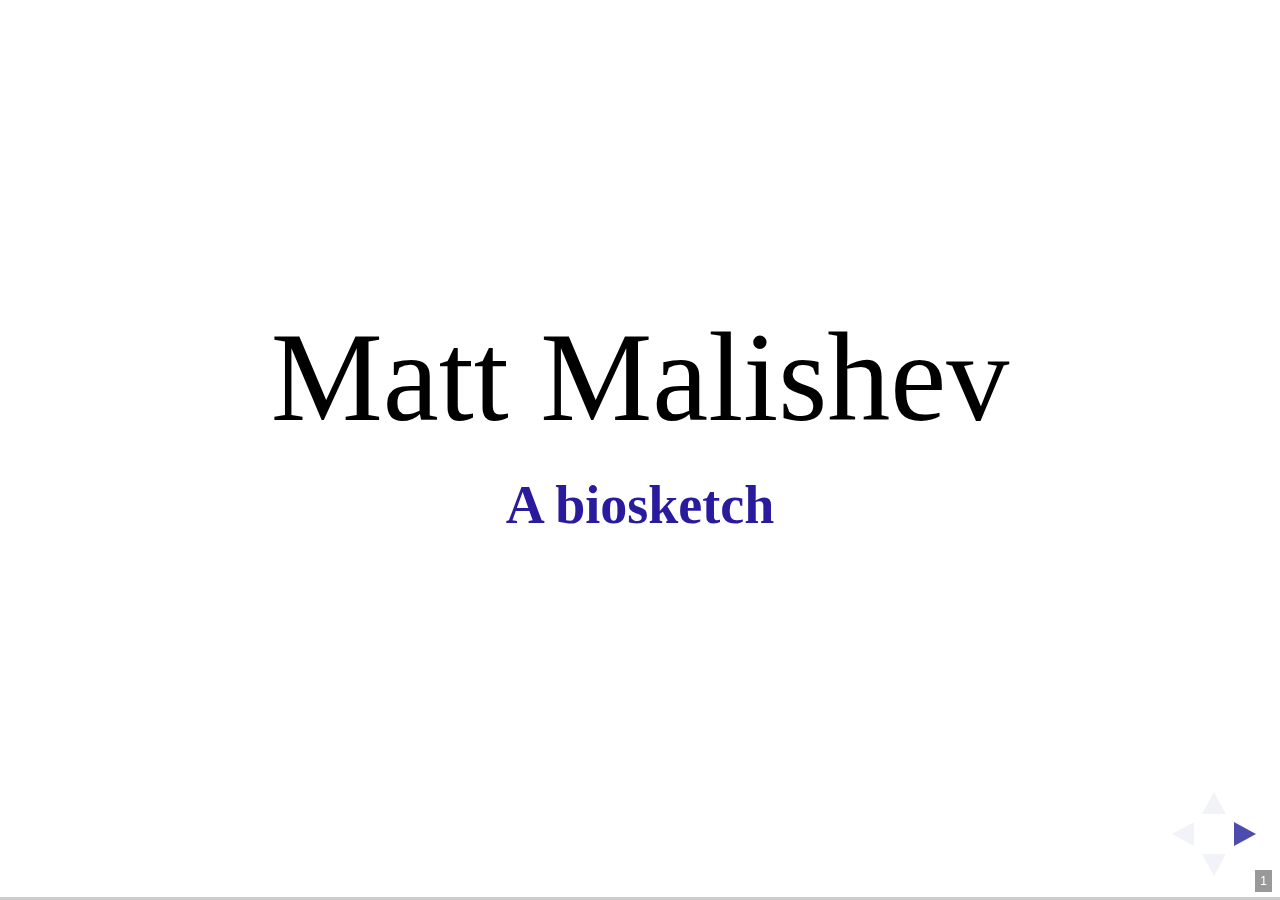
<file: index.html>
<!DOCTYPE html>
<html>
<head>
  <meta charset="utf-8">
  <meta name="generator" content="pandoc">
  <title>Matt Malishev</title>
  <meta name="apple-mobile-web-app-capable" content="yes">
  <meta name="apple-mobile-web-app-status-bar-style" content="black-translucent">
  <meta name="viewport" content="width=device-width, initial-scale=1.0, maximum-scale=1.0, user-scalable=no, minimal-ui">
  <link rel="stylesheet" href="index_files/reveal.js-3.3.0.1/css/reveal.css"/>


<style type="text/css">
div.sourceCode { overflow-x: auto; }
table.sourceCode, tr.sourceCode, td.lineNumbers, td.sourceCode {
  margin: 0; padding: 0; vertical-align: baseline; border: none; }
table.sourceCode { width: 100%; line-height: 100%; }
td.lineNumbers { text-align: right; padding-right: 4px; padding-left: 4px; color: #aaaaaa; border-right: 1px solid #aaaaaa; }
td.sourceCode { padding-left: 5px; }
code > span.kw { color: #007020; font-weight: bold; } /* Keyword */
code > span.dt { color: #902000; } /* DataType */
code > span.dv { color: #40a070; } /* DecVal */
code > span.bn { color: #40a070; } /* BaseN */
code > span.fl { color: #40a070; } /* Float */
code > span.ch { color: #4070a0; } /* Char */
code > span.st { color: #4070a0; } /* String */
code > span.co { color: #60a0b0; font-style: italic; } /* Comment */
code > span.ot { color: #007020; } /* Other */
code > span.al { color: #ff0000; font-weight: bold; } /* Alert */
code > span.fu { color: #06287e; } /* Function */
code > span.er { color: #ff0000; font-weight: bold; } /* Error */
code > span.wa { color: #60a0b0; font-weight: bold; font-style: italic; } /* Warning */
code > span.cn { color: #880000; } /* Constant */
code > span.sc { color: #4070a0; } /* SpecialChar */
code > span.vs { color: #4070a0; } /* VerbatimString */
code > span.ss { color: #bb6688; } /* SpecialString */
code > span.im { } /* Import */
code > span.va { color: #19177c; } /* Variable */
code > span.cf { color: #007020; font-weight: bold; } /* ControlFlow */
code > span.op { color: #666666; } /* Operator */
code > span.bu { } /* BuiltIn */
code > span.ex { } /* Extension */
code > span.pp { color: #bc7a00; } /* Preprocessor */
code > span.at { color: #7d9029; } /* Attribute */
code > span.do { color: #ba2121; font-style: italic; } /* Documentation */
code > span.an { color: #60a0b0; font-weight: bold; font-style: italic; } /* Annotation */
code > span.cv { color: #60a0b0; font-weight: bold; font-style: italic; } /* CommentVar */
code > span.in { color: #60a0b0; font-weight: bold; font-style: italic; } /* Information */
</style>

<link rel="stylesheet" href="index_files/reveal.js-3.3.0.1/css/theme/simple.css" id="theme">


  <!-- some tweaks to reveal css -->
  <style type="text/css">
    .reveal h1 { font-size: 2.0em; }
    .reveal h2 { font-size: 1.5em;  }
    .reveal h3 { font-size: 1.25em;	}
    .reveal h4 { font-size: 1em;	}

    .reveal .slides>section,
    .reveal .slides>section>section {
      padding: 0px 0px;
    }



    .reveal table {
      border-width: 1px;
      border-spacing: 2px;
      border-style: dotted;
      border-color: gray;
      border-collapse: collapse;
      font-size: 0.7em;
    }

    .reveal table th {
      border-width: 1px;
      padding-left: 10px;
      padding-right: 25px;
      font-weight: bold;
      border-style: dotted;
      border-color: gray;
    }

    .reveal table td {
      border-width: 1px;
      padding-left: 10px;
      padding-right: 25px;
      border-style: dotted;
      border-color: gray;
    }


  </style>

    <style type="text/css">code{white-space: pre;}</style>

    <link rel="stylesheet" href="style/styles.css"/>

<!-- Printing and PDF exports -->
<script id="paper-css" type="application/dynamic-css">

/* Default Print Stylesheet Template
   by Rob Glazebrook of CSSnewbie.com
   Last Updated: June 4, 2008

   Feel free (nay, compelled) to edit, append, and
   manipulate this file as you see fit. */


@media print {

	/* SECTION 1: Set default width, margin, float, and
	   background. This prevents elements from extending
	   beyond the edge of the printed page, and prevents
	   unnecessary background images from printing */
	html {
		background: #fff;
		width: auto;
		height: auto;
		overflow: visible;
	}
	body {
		background: #fff;
		font-size: 20pt;
		width: auto;
		height: auto;
		border: 0;
		margin: 0 5%;
		padding: 0;
		overflow: visible;
		float: none !important;
	}

	/* SECTION 2: Remove any elements not needed in print.
	   This would include navigation, ads, sidebars, etc. */
	.nestedarrow,
	.controls,
	.fork-reveal,
	.share-reveal,
	.state-background,
	.reveal .progress,
	.reveal .backgrounds {
		display: none !important;
	}

	/* SECTION 3: Set body font face, size, and color.
	   Consider using a serif font for readability. */
	body, p, td, li, div {
		font-size: 20pt!important;
		font-family: Georgia, "Times New Roman", Times, serif !important;
		color: #000;
	}

	/* SECTION 4: Set heading font face, sizes, and color.
	   Differentiate your headings from your body text.
	   Perhaps use a large sans-serif for distinction. */
	h1,h2,h3,h4,h5,h6 {
		color: #000!important;
		height: auto;
		line-height: normal;
		font-family: Georgia, "Times New Roman", Times, serif !important;
		text-shadow: 0 0 0 #000 !important;
		text-align: left;
		letter-spacing: normal;
	}
	/* Need to reduce the size of the fonts for printing */
	h1 { font-size: 28pt !important;  }
	h2 { font-size: 24pt !important; }
	h3 { font-size: 22pt !important; }
	h4 { font-size: 22pt !important; font-variant: small-caps; }
	h5 { font-size: 21pt !important; }
	h6 { font-size: 20pt !important; font-style: italic; }

	/* SECTION 5: Make hyperlinks more usable.
	   Ensure links are underlined, and consider appending
	   the URL to the end of the link for usability. */
	a:link,
	a:visited {
		color: #000 !important;
		font-weight: bold;
		text-decoration: underline;
	}
	/*
	.reveal a:link:after,
	.reveal a:visited:after {
		content: " (" attr(href) ") ";
		color: #222 !important;
		font-size: 90%;
	}
	*/


	/* SECTION 6: more reveal.js specific additions by @skypanther */
	ul, ol, div, p {
		visibility: visible;
		position: static;
		width: auto;
		height: auto;
		display: block;
		overflow: visible;
		margin: 0;
		text-align: left !important;
	}
	.reveal pre,
	.reveal table {
		margin-left: 0;
		margin-right: 0;
	}
	.reveal pre code {
		padding: 20px;
		border: 1px solid #ddd;
	}
	.reveal blockquote {
		margin: 20px 0;
	}
	.reveal .slides {
		position: static !important;
		width: auto !important;
		height: auto !important;

		left: 0 !important;
		top: 0 !important;
		margin-left: 0 !important;
		margin-top: 0 !important;
		padding: 0 !important;
		zoom: 1 !important;

		overflow: visible !important;
		display: block !important;

		text-align: left !important;
		-webkit-perspective: none;
		   -moz-perspective: none;
		    -ms-perspective: none;
		        perspective: none;

		-webkit-perspective-origin: 50% 50%;
		   -moz-perspective-origin: 50% 50%;
		    -ms-perspective-origin: 50% 50%;
		        perspective-origin: 50% 50%;
	}
	.reveal .slides section {
		visibility: visible !important;
		position: static !important;
		width: auto !important;
		height: auto !important;
		display: block !important;
		overflow: visible !important;

		left: 0 !important;
		top: 0 !important;
		margin-left: 0 !important;
		margin-top: 0 !important;
		padding: 60px 20px !important;
		z-index: auto !important;

		opacity: 1 !important;

		page-break-after: always !important;

		-webkit-transform-style: flat !important;
		   -moz-transform-style: flat !important;
		    -ms-transform-style: flat !important;
		        transform-style: flat !important;

		-webkit-transform: none !important;
		   -moz-transform: none !important;
		    -ms-transform: none !important;
		        transform: none !important;

		-webkit-transition: none !important;
		   -moz-transition: none !important;
		    -ms-transition: none !important;
		        transition: none !important;
	}
	.reveal .slides section.stack {
		padding: 0 !important;
	}
	.reveal section:last-of-type {
		page-break-after: avoid !important;
	}
	.reveal section .fragment {
		opacity: 1 !important;
		visibility: visible !important;

		-webkit-transform: none !important;
		   -moz-transform: none !important;
		    -ms-transform: none !important;
		        transform: none !important;
	}
	.reveal section img {
		display: block;
		margin: 15px 0px;
		background: rgba(255,255,255,1);
		border: 1px solid #666;
		box-shadow: none;
	}

	.reveal section small {
		font-size: 0.8em;
	}

}  
</script>


<script id="pdf-css" type="application/dynamic-css">
    
/**
 * This stylesheet is used to print reveal.js
 * presentations to PDF.
 *
 * https://github.com/hakimel/reveal.js#pdf-export
 */

* {
	-webkit-print-color-adjust: exact;
}

body {
	margin: 0 auto !important;
	border: 0;
	padding: 0;
	float: none !important;
	overflow: visible;
}

html {
	width: 100%;
	height: 100%;
	overflow: visible;
}

/* Remove any elements not needed in print. */
.nestedarrow,
.reveal .controls,
.reveal .progress,
.reveal .playback,
.reveal.overview,
.fork-reveal,
.share-reveal,
.state-background {
	display: none !important;
}

h1, h2, h3, h4, h5, h6 {
	text-shadow: 0 0 0 #000 !important;
}

.reveal pre code {
	overflow: hidden !important;
	font-family: Courier, 'Courier New', monospace !important;
}

ul, ol, div, p {
	visibility: visible;
	position: static;
	width: auto;
	height: auto;
	display: block;
	overflow: visible;
	margin: auto;
}
.reveal {
	width: auto !important;
	height: auto !important;
	overflow: hidden !important;
}
.reveal .slides {
	position: static;
	width: 100%;
	height: auto;

	left: auto;
	top: auto;
	margin: 0 !important;
	padding: 0 !important;

	overflow: visible;
	display: block;

	-webkit-perspective: none;
	   -moz-perspective: none;
	    -ms-perspective: none;
	        perspective: none;

	-webkit-perspective-origin: 50% 50%; /* there isn't a none/auto value but 50-50 is the default */
	   -moz-perspective-origin: 50% 50%;
	    -ms-perspective-origin: 50% 50%;
	        perspective-origin: 50% 50%;
}

.reveal .slides section {
	page-break-after: always !important;

	visibility: visible !important;
	position: relative !important;
	display: block !important;
	position: relative !important;

	margin: 0 !important;
	padding: 0 !important;
	box-sizing: border-box !important;
	min-height: 1px;

	opacity: 1 !important;

	-webkit-transform-style: flat !important;
	   -moz-transform-style: flat !important;
	    -ms-transform-style: flat !important;
	        transform-style: flat !important;

	-webkit-transform: none !important;
	   -moz-transform: none !important;
	    -ms-transform: none !important;
	        transform: none !important;
}

.reveal section.stack {
	margin: 0 !important;
	padding: 0 !important;
	page-break-after: avoid !important;
	height: auto !important;
	min-height: auto !important;
}

.reveal img {
	box-shadow: none;
}

.reveal .roll {
	overflow: visible;
	line-height: 1em;
}

/* Slide backgrounds are placed inside of their slide when exporting to PDF */
.reveal section .slide-background {
	display: block !important;
	position: absolute;
	top: 0;
	left: 0;
	width: 100%;
	z-index: -1;
}

/* All elements should be above the slide-background */
.reveal section>* {
	position: relative;
	z-index: 1;
}

/* Display slide speaker notes when 'showNotes' is enabled */
.reveal .speaker-notes-pdf {
	display: block;
	width: 100%;
	max-height: none;
	left: auto;
	top: auto;
	z-index: 100;
}

/* Display slide numbers when 'slideNumber' is enabled */
.reveal .slide-number-pdf {
	display: block;
	position: absolute;
	font-size: 14px;
}

</script>


<script>
var style = document.createElement( 'style' );
style.type = 'text/css';
var style_script_id = window.location.search.match( /print-pdf/gi ) ? 'pdf-css' : 'paper-css';
var style_script = document.getElementById(style_script_id).text;
style.innerHTML = style_script;
document.getElementsByTagName('head')[0].appendChild(style);
</script>

</head>
<body>
  <div class="reveal">
    <div class="slides">

<section>
    <h1 class="title">Matt Malishev</h1>
    <h2 class="author"><div style="color:#2a1a9d;">
<center>
<strong>A biosketch</strong>
</center>
</div></h2>
</section>

<section class="slide level1">

<!-- install packages -->
<!-- ____________________________________________________________________________ -->
<!-- start body -->
<!-- <a href="https://darwinanddavis.github.io/conference_sites/" title="Should work">Work</a> -->
<!-- ________________________________________________________ slide break -->
<p class="small">
Best viewed in Chrome<br />
Press <code>F</code> for fullscreen Slides are interactive
</p>
<!-- ________________________________________________________ slide break -->
</section>
<section id="section" class="slide level1" data-background-iframe="https://academic.oup.com/icb/article/59/5/1243/5497795">
<h1></h1>
</section>
<section class="slide level1">

<p><img src="img/mm.png",width=350, height=350, align="right"></p>
<h3 id="born">Born</h3>
<p>Melbourne, Australia</p>
<h3 id="education">Education</h3>
<p>PhD, Computational Biology, University of Melbourne<br />
BSc (Hons), Monash University</p>
<h3 id="interests">Interests</h3>
<p>Cartography, data viz, writing</p>
<!-- ________________________________________________________ slide break -->
</section>
<section id="places-ive-lived" class="slide level1">
<h1>Places I’ve lived</h1>
<!-- ________________________________________________________ slide break -->
</section>
<section id="section-1" class="slide level1" data-background-iframe="https://darwinanddavis.github.io/mybio/map1.html">
<h1></h1>
<!-- ________________________________________________________ slide break -->
</section>
<section id="places-ive-worked" class="slide level1">
<h1>Places I’ve worked</h1>
<!-- ________________________________________________________ slide break -->
</section>
<section class="slide level1">

<p><img src="img/cebra.jpg", width=350, height=200, align="left"> <img src="img/vu.jpeg", height=200 align="center"> <img src="img/ufz.jpeg", height=200, align="center"> <br><br />
<img src="img/uom.png", height=200, align="center"> <img src="img/wv.png", align="center"> <img src="img/emory.png", height=200, align="center"></p>
<!-- ________________________________________________________ slide break -->
</section>
<section id="why-i-make-a-great-data-storyteller" class="slide level1">
<h1>Why I make a great data storyteller</h1>
<!-- ________________________________________________________ slide break -->
</section>
<section class="slide level1">

<h3 id="data-analysis">Data analysis</h3>
<p>I love turning this</p>
<div class="sourceCode"><pre class="sourceCode r"><code class="sourceCode r">readr<span class="op">::</span><span class="kw">read_csv</span>(<span class="st">&quot;data/ds.csv&quot;</span>) <span class="op">%&gt;%</span><span class="st"> </span>str</code></pre></div>
<pre><code>## Classes &#39;spec_tbl_df&#39;, &#39;tbl_df&#39;, &#39;tbl&#39; and &#39;data.frame&#39;: 501 obs. of  9 variables:
##  $ Tank           : num  13 13 13 13 13 13 13 14 14 14 ...
##  $ ID             : chr  &quot;p1000615&quot; &quot;p1000615&quot; &quot;p1000615&quot; &quot;p1000615&quot; ...
##  $ Date           : chr  &quot;25/05/16&quot; &quot;25/05/16&quot; &quot;25/05/16&quot; &quot;25/05/16&quot; ...
##  $ Host_ID        : num  7 8 9 10 11 12 13 1 2 3 ...
##  $ Sampling_effort: num  6 6 6 6 6 6 6 6 6 6 ...
##  $ Log_normal     : num  -0.7422 -1.7599 -0.1572 0.4474 0.0946 ...
##  $ Distribution   : num  10.5 10.23 11.31 11.77 7.29 ...
##  $ Parasite_load  : num  0 0 0 0 0 0 0 0 0 0 ...
##  $ Week           : num  1 1 1 1 1 1 1 1 1 1 ...
##  - attr(*, &quot;spec&quot;)=
##   .. cols(
##   ..   Tank = col_double(),
##   ..   ID = col_character(),
##   ..   Date = col_character(),
##   ..   Host_ID = col_double(),
##   ..   Sampling_effort = col_double(),
##   ..   Log_normal = col_double(),
##   ..   Distribution = col_double(),
##   ..   Parasite_load = col_double(),
##   ..   Week = col_double()
##   .. )</code></pre>
<center>
<strong>into this …</strong>
</center>
<!-- ________________________________________________________ slide break -->
</section>
<section id="section-2" class="slide level1" data-background="img/dv1.png" data-background-size="99.99% 99.99%" data-background-repeat="repeat">
<h1></h1>
<!-- ________________________________________________________ slide break -->
</section>
<section id="section-3" class="slide level1" data-background="img/dv2.png" data-background-size="99.99% 99.99%" data-background-repeat="no-repeat">
<h1></h1>
</section>
<section id="section-4" class="slide level1" data-background-iframe="https://darwinanddavis.github.io/mybio/dv1.html">
<h1></h1>
</section>
<section id="section-5" class="slide level1" data-background-iframe="https://darwinanddavis.github.io/mybio/dv2.html">
<h1></h1>
<!-- ________________________________________________________ slide break -->
</section>
<section class="slide level1">

<h3 id="communication">Communication</h3>
<p><br></p>
<p>I have 10 years experience as a freelance copy-editor and have edited 400+ documents to date across ~175 journals.</p>
<p>I’ve also published both technical and non-technical pieces, including research articles, book chapters, blog posts, policy documents, and annual reports …</p>
<!-- ________________________________________________________ slide break -->
</section>
<section id="section-6" class="slide level1" data-background-iframe="https://www.ncbi.nlm.nih.gov/pubmed/27624673">
<h1></h1>
</section>
<section id="section-7" class="slide level1" data-background-iframe="https://scholar.google.com.au/citations?hl=en&amp;user=m3MVeUMAAAAJ&amp;view_op=list_works&amp;gmla=AJsN-F58EZe-Cdjk9fe0sjf29ud3SqYLqrNoorVRY1JwBUfNmg5S3qBFrgj8LGcSzn8kthUXY089QBXRRQQ5I-4NieyUoif4UXjJbF0Af_I4qG2j0lYgjvs">
<h1></h1>
</section>
<section id="section-8" class="slide level1" data-background-iframe="https://theplusones.com/melbourne/2017/03/24/koyaanisqatsi-live-philip-glass-ensemble/">
<h1></h1>
</section>
<section class="slide level1">

<p>… and given invited seminars on research and data analysis here …</p>
</section>
<section id="section-9" class="slide level1" data-background-iframe="https://darwinanddavis.github.io/mybio/map2.html">
<h1></h1>
<!-- ________________________________________________________ slide break -->
</section>
<section id="some-of-my-data-science-projects" class="slide level1">
<h1>Some of my data science projects</h1>
<!-- ________________________________________________________ slide break -->
</section>
<section id="section-10" class="slide level1" data-background-iframe="https://darwinanddavis.github.io/EmoRyCodingClub/index.html">
<h1></h1>
</section>
<section id="section-11" class="slide level1" data-background-iframe="https://darwinanddavis.github.io/DataPortfolio/">
<h1></h1>
</section>
<section class="slide level1">

<h3 id="thanks-for-playing">Thanks for playing</h3>
<p><br> <img src="img/contact.png", height=200></p>
<!-- end body -->
<!-- ____________________________________________________________________________ -->
</section>
    </div>
  </div>

  <script src="index_files/reveal.js-3.3.0.1/lib/js/head.min.js"></script>
  <script src="index_files/reveal.js-3.3.0.1/js/reveal.js"></script>

  <script>

      // Full list of configuration options available at:
      // https://github.com/hakimel/reveal.js#configuration
      Reveal.initialize({
        // Display the page number of the current slide
        slideNumber: true,
        // Push each slide change to the browser history
        history: true,
        // Vertical centering of slides
        center: true,
        // Opens links in an iframe preview overlay
        previewLinks: true,
        // Transition style
        transition: 'slide', // none/fade/slide/convex/concave/zoom
        // Transition style for full page slide backgrounds
        backgroundTransition: 'default', // none/fade/slide/convex/concave/zoom
        // Bounds for smallest/largest possible scale to apply to content
        minScale: 1,
        maxScale: 1,



        // Optional reveal.js plugins
        dependencies: [
        ]
      });
    </script>
  <!-- dynamically load mathjax for compatibility with self-contained -->
  <script>
    (function () {
      var script = document.createElement("script");
      script.type = "text/javascript";
      script.src  = "index_files/mathjax-local/MathJax.js?config=TeX-AMS-MML_HTMLorMML";
      document.getElementsByTagName("head")[0].appendChild(script);
    })();
  </script>

<script>
  (function() {
    if (window.jQuery) {
      Reveal.addEventListener( 'slidechanged', function(event) {  
        window.jQuery(event.previousSlide).trigger('hidden');
        window.jQuery(event.currentSlide).trigger('shown');
      });
    }
  })();
</script>


  </body>
</html>
</file>
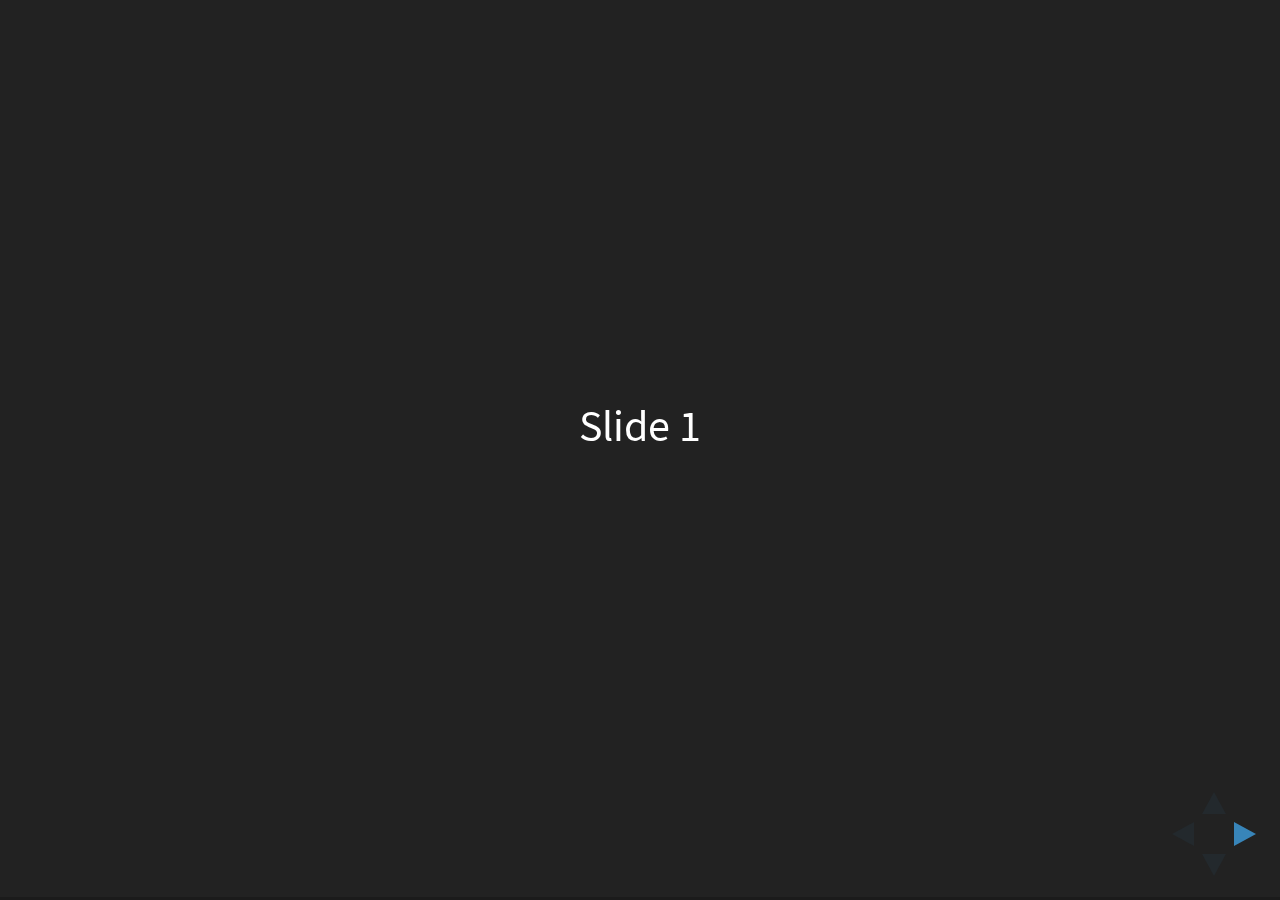
<file: index2_files/reveal.js-3.3.0.1/index.html>
<!doctype html>
<html>
	<head>
		<meta charset="utf-8">
		<meta name="viewport" content="width=device-width, initial-scale=1.0, maximum-scale=1.0, user-scalable=no">

		<title>reveal.js</title>

		<link rel="stylesheet" href="css/reveal.css">
		<link rel="stylesheet" href="css/theme/black.css">

		<!-- Theme used for syntax highlighting of code -->
		<link rel="stylesheet" href="lib/css/zenburn.css">

		<!-- Printing and PDF exports -->
		<script>
			var link = document.createElement( 'link' );
			link.rel = 'stylesheet';
			link.type = 'text/css';
			link.href = window.location.search.match( /print-pdf/gi ) ? 'css/print/pdf.css' : 'css/print/paper.css';
			document.getElementsByTagName( 'head' )[0].appendChild( link );
		</script>
	</head>
	<body>
		<div class="reveal">
			<div class="slides">
				<section>Slide 1</section>
				<section>Slide 2</section>
			</div>
		</div>

		<script src="lib/js/head.min.js"></script>
		<script src="js/reveal.js"></script>

		<script>
			// More info https://github.com/hakimel/reveal.js#configuration
			Reveal.initialize({
				history: true,

				// More info https://github.com/hakimel/reveal.js#dependencies
				dependencies: [
					{ src: 'plugin/markdown/marked.js' },
					{ src: 'plugin/markdown/markdown.js' },
					{ src: 'plugin/notes/notes.js', async: true },
					{ src: 'plugin/highlight/highlight.js', async: true, callback: function() { hljs.initHighlightingOnLoad(); } }
				]
			});
		</script>
	</body>
</html>
</file>
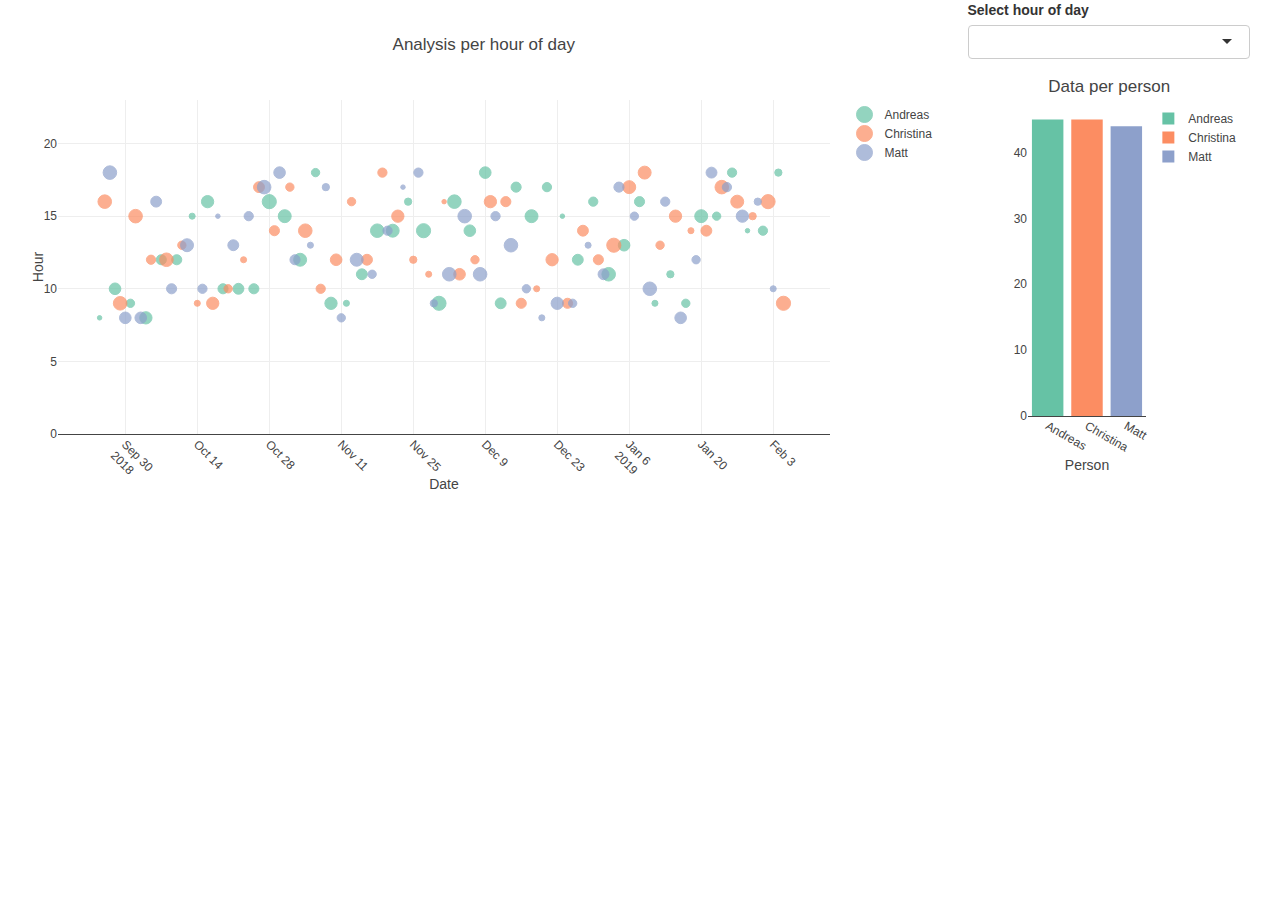
<file: dv1.html>
<!DOCTYPE html>
<html>
<head>
<meta charset="utf-8"/>
<style>body{background-color:white;}</style>
<script src="lib/htmlwidgets-1.5.1/htmlwidgets.js"></script>
<script src="lib/plotly-binding-4.9.1/plotly.js"></script>
<script src="lib/typedarray-0.1/typedarray.min.js"></script>
<script src="lib/jquery-1.11.3/jquery.min.js"></script>
<link href="lib/crosstalk-1.0.0/css/crosstalk.css" rel="stylesheet" />
<script src="lib/crosstalk-1.0.0/js/crosstalk.min.js"></script>
<link href="lib/plotly-htmlwidgets-css-1.49.4/plotly-htmlwidgets.css" rel="stylesheet" />
<script src="lib/plotly-main-1.49.4/plotly-latest.min.js"></script>
<meta name="viewport" content="width=device-width, initial-scale=1" />
<link href="lib/bootstrap-3.3.2/css/bootstrap.min.css" rel="stylesheet" />
<script src="lib/bootstrap-3.3.2/js/bootstrap.min.js"></script>
<link href="lib/selectize-0.11.2/css/selectize.bootstrap3.css" rel="stylesheet" />
<script src="lib/selectize-0.11.2/js/selectize.min.js"></script>

</head>
<body>
<div class="container-fluid crosstalk-bscols">
  <div class="fluid-row">
    <div class="col-xs-9">
      <div id="htmlwidget-e12506e405a40846b97a" style="width:100%;height:500px;" class="plotly html-widget"></div>
      <script type="application/json" data-for="htmlwidget-e12506e405a40846b97a">{"x":{"visdat":{"1294a6b4bb50f":["function () ","plotlyVisDat"]},"cur_data":"1294a6b4bb50f","attrs":{"1294a6b4bb50f":{"x":{},"y":{},"hoverinfo":"text","text":{},"color":{},"size":{},"alpha_stroke":1,"sizes":[10,100],"spans":[1,20],"type":"scatter"}},"layout":{"height":500,"margin":{"b":5,"l":0,"t":100,"r":5,"padding":4},"title":"Analysis per hour of day","xaxis":{"domain":[0,1],"automargin":true,"tickangle":45,"showgrid":true,"title":"Date"},"yaxis":{"domain":[0,1],"automargin":true,"range":[0,23],"showgrid":true,"title":"Hour"},"autosize":true,"dragmode":"zoom","hovermode":"closest","showlegend":true},"source":"A","config":{"showSendToCloud":false},"data":[{"x":["2018-09-25","2018-09-28","2018-10-01","2018-10-04","2018-10-07","2018-10-10","2018-10-13","2018-10-16","2018-10-19","2018-10-22","2018-10-25","2018-10-28","2018-10-31","2018-11-03","2018-11-06","2018-11-09","2018-11-12","2018-11-15","2018-11-18","2018-11-21","2018-11-24","2018-11-27","2018-11-30","2018-12-03","2018-12-06","2018-12-09","2018-12-12","2018-12-15","2018-12-18","2018-12-21","2018-12-24","2018-12-27","2018-12-30","2019-01-02","2019-01-05","2019-01-08","2019-01-11","2019-01-14","2019-01-17","2019-01-20","2019-01-23","2019-01-26","2019-01-29","2019-02-01","2019-02-04"],"y":[8,10,9,8,12,12,15,16,10,10,10,16,15,12,18,9,9,11,14,14,16,14,9,16,14,18,9,17,15,17,15,12,16,11,13,16,9,11,9,15,15,18,14,14,18],"hoverinfo":["text","text","text","text","text","text","text","text","text","text","text","text","text","text","text","text","text","text","text","text","text","text","text","text","text","text","text","text","text","text","text","text","text","text","text","text","text","text","text","text","text","text","text","text","text"],"text":["Date: 2018-09-25<br />Name: Andreas<br />No. of analyses: 1","Date: 2018-09-28<br />Name: Andreas<br />No. of analyses: 8","Date: 2018-10-01<br />Name: Andreas<br />No. of analyses: 4","Date: 2018-10-04<br />Name: Andreas<br />No. of analyses: 9","Date: 2018-10-07<br />Name: Andreas<br />No. of analyses: 6","Date: 2018-10-10<br />Name: Andreas<br />No. of analyses: 6","Date: 2018-10-13<br />Name: Andreas<br />No. of analyses: 2","Date: 2018-10-16<br />Name: Andreas<br />No. of analyses: 9","Date: 2018-10-19<br />Name: Andreas<br />No. of analyses: 6","Date: 2018-10-22<br />Name: Andreas<br />No. of analyses: 7","Date: 2018-10-25<br />Name: Andreas<br />No. of analyses: 6","Date: 2018-10-28<br />Name: Andreas<br />No. of analyses: 12","Date: 2018-10-31<br />Name: Andreas<br />No. of analyses: 10","Date: 2018-11-03<br />Name: Andreas<br />No. of analyses: 10","Date: 2018-11-06<br />Name: Andreas<br />No. of analyses: 4","Date: 2018-11-09<br />Name: Andreas<br />No. of analyses: 9","Date: 2018-11-12<br />Name: Andreas<br />No. of analyses: 2","Date: 2018-11-15<br />Name: Andreas<br />No. of analyses: 7","Date: 2018-11-18<br />Name: Andreas<br />No. of analyses: 11","Date: 2018-11-21<br />Name: Andreas<br />No. of analyses: 10","Date: 2018-11-24<br />Name: Andreas<br />No. of analyses: 3","Date: 2018-11-27<br />Name: Andreas<br />No. of analyses: 12","Date: 2018-11-30<br />Name: Andreas<br />No. of analyses: 12","Date: 2018-12-03<br />Name: Andreas<br />No. of analyses: 11","Date: 2018-12-06<br />Name: Andreas<br />No. of analyses: 8","Date: 2018-12-09<br />Name: Andreas<br />No. of analyses: 8","Date: 2018-12-12<br />Name: Andreas<br />No. of analyses: 7","Date: 2018-12-15<br />Name: Andreas<br />No. of analyses: 6","Date: 2018-12-18<br />Name: Andreas<br />No. of analyses: 10","Date: 2018-12-21<br />Name: Andreas<br />No. of analyses: 5","Date: 2018-12-24<br />Name: Andreas<br />No. of analyses: 1","Date: 2018-12-27<br />Name: Andreas<br />No. of analyses: 7","Date: 2018-12-30<br />Name: Andreas<br />No. of analyses: 5","Date: 2019-01-02<br />Name: Andreas<br />No. of analyses: 11","Date: 2019-01-05<br />Name: Andreas<br />No. of analyses: 8","Date: 2019-01-08<br />Name: Andreas<br />No. of analyses: 6","Date: 2019-01-11<br />Name: Andreas<br />No. of analyses: 2","Date: 2019-01-14<br />Name: Andreas<br />No. of analyses: 3","Date: 2019-01-17<br />Name: Andreas<br />No. of analyses: 4","Date: 2019-01-20<br />Name: Andreas<br />No. of analyses: 10","Date: 2019-01-23<br />Name: Andreas<br />No. of analyses: 4","Date: 2019-01-26<br />Name: Andreas<br />No. of analyses: 5","Date: 2019-01-29<br />Name: Andreas<br />No. of analyses: 1","Date: 2019-02-01<br />Name: Andreas<br />No. of analyses: 5","Date: 2019-02-04<br />Name: Andreas<br />No. of analyses: 3"],"type":"scatter","mode":"markers","key":["2018-09-25","2018-09-28","2018-10-01","2018-10-04","2018-10-07","2018-10-10","2018-10-13","2018-10-16","2018-10-19","2018-10-22","2018-10-25","2018-10-28","2018-10-31","2018-11-03","2018-11-06","2018-11-09","2018-11-12","2018-11-15","2018-11-18","2018-11-21","2018-11-24","2018-11-27","2018-11-30","2018-12-03","2018-12-06","2018-12-09","2018-12-12","2018-12-15","2018-12-18","2018-12-21","2018-12-24","2018-12-27","2018-12-30","2019-01-02","2019-01-05","2019-01-08","2019-01-11","2019-01-14","2019-01-17","2019-01-20","2019-01-23","2019-01-26","2019-01-29","2019-02-01","2019-02-04"],"set":"SharedData941e44ed","name":"Andreas","marker":{"color":"rgba(102,194,165,1)","size":[10,67.2727272727273,34.5454545454545,75.4545454545455,50.9090909090909,50.9090909090909,18.1818181818182,75.4545454545455,50.9090909090909,59.0909090909091,50.9090909090909,100,83.6363636363636,83.6363636363636,34.5454545454545,75.4545454545455,18.1818181818182,59.0909090909091,91.8181818181818,83.6363636363636,26.3636363636364,100,100,91.8181818181818,67.2727272727273,67.2727272727273,59.0909090909091,50.9090909090909,83.6363636363636,42.7272727272727,10,59.0909090909091,42.7272727272727,91.8181818181818,67.2727272727273,50.9090909090909,18.1818181818182,26.3636363636364,34.5454545454545,83.6363636363636,34.5454545454545,42.7272727272727,10,42.7272727272727,26.3636363636364],"sizemode":"area","line":{"color":"rgba(102,194,165,1)"}},"textfont":{"color":"rgba(102,194,165,1)","size":[10,67.2727272727273,34.5454545454545,75.4545454545455,50.9090909090909,50.9090909090909,18.1818181818182,75.4545454545455,50.9090909090909,59.0909090909091,50.9090909090909,100,83.6363636363636,83.6363636363636,34.5454545454545,75.4545454545455,18.1818181818182,59.0909090909091,91.8181818181818,83.6363636363636,26.3636363636364,100,100,91.8181818181818,67.2727272727273,67.2727272727273,59.0909090909091,50.9090909090909,83.6363636363636,42.7272727272727,10,59.0909090909091,42.7272727272727,91.8181818181818,67.2727272727273,50.9090909090909,18.1818181818182,26.3636363636364,34.5454545454545,83.6363636363636,34.5454545454545,42.7272727272727,10,42.7272727272727,26.3636363636364]},"error_y":{"color":"rgba(102,194,165,1)","width":[]},"error_x":{"color":"rgba(102,194,165,1)","width":[]},"line":{"color":"rgba(102,194,165,1)"},"xaxis":"x","yaxis":"y","_isNestedKey":false,"frame":null},{"x":["2018-09-26","2018-09-29","2018-10-02","2018-10-05","2018-10-08","2018-10-11","2018-10-14","2018-10-17","2018-10-20","2018-10-23","2018-10-26","2018-10-29","2018-11-01","2018-11-04","2018-11-07","2018-11-10","2018-11-13","2018-11-16","2018-11-19","2018-11-22","2018-11-25","2018-11-28","2018-12-01","2018-12-04","2018-12-07","2018-12-10","2018-12-13","2018-12-16","2018-12-19","2018-12-22","2018-12-25","2018-12-28","2018-12-31","2019-01-03","2019-01-06","2019-01-09","2019-01-12","2019-01-15","2019-01-18","2019-01-21","2019-01-24","2019-01-27","2019-01-30","2019-02-02","2019-02-05"],"y":[16,9,15,12,12,13,9,9,10,12,17,14,17,14,10,12,16,12,18,15,12,11,16,11,12,16,16,9,10,12,9,14,12,13,17,18,13,15,14,14,17,16,15,16,9],"hoverinfo":["text","text","text","text","text","text","text","text","text","text","text","text","text","text","text","text","text","text","text","text","text","text","text","text","text","text","text","text","text","text","text","text","text","text","text","text","text","text","text","text","text","text","text","text","text"],"text":["Date: 2018-09-26<br />Name: Christina<br />No. of analyses: 11","Date: 2018-09-29<br />Name: Christina<br />No. of analyses: 11","Date: 2018-10-02<br />Name: Christina<br />No. of analyses: 11","Date: 2018-10-05<br />Name: Christina<br />No. of analyses: 5","Date: 2018-10-08<br />Name: Christina<br />No. of analyses: 11","Date: 2018-10-11<br />Name: Christina<br />No. of analyses: 4","Date: 2018-10-14<br />Name: Christina<br />No. of analyses: 2","Date: 2018-10-17<br />Name: Christina<br />No. of analyses: 9","Date: 2018-10-20<br />Name: Christina<br />No. of analyses: 4","Date: 2018-10-23<br />Name: Christina<br />No. of analyses: 2","Date: 2018-10-26<br />Name: Christina<br />No. of analyses: 7","Date: 2018-10-29<br />Name: Christina<br />No. of analyses: 6","Date: 2018-11-01<br />Name: Christina<br />No. of analyses: 4","Date: 2018-11-04<br />Name: Christina<br />No. of analyses: 11","Date: 2018-11-07<br />Name: Christina<br />No. of analyses: 5","Date: 2018-11-10<br />Name: Christina<br />No. of analyses: 8","Date: 2018-11-13<br />Name: Christina<br />No. of analyses: 4","Date: 2018-11-16<br />Name: Christina<br />No. of analyses: 7","Date: 2018-11-19<br />Name: Christina<br />No. of analyses: 5","Date: 2018-11-22<br />Name: Christina<br />No. of analyses: 9","Date: 2018-11-25<br />Name: Christina<br />No. of analyses: 3","Date: 2018-11-28<br />Name: Christina<br />No. of analyses: 2","Date: 2018-12-01<br />Name: Christina<br />No. of analyses: 1","Date: 2018-12-04<br />Name: Christina<br />No. of analyses: 8","Date: 2018-12-07<br />Name: Christina<br />No. of analyses: 4","Date: 2018-12-10<br />Name: Christina<br />No. of analyses: 9","Date: 2018-12-13<br />Name: Christina<br />No. of analyses: 6","Date: 2018-12-16<br />Name: Christina<br />No. of analyses: 6","Date: 2018-12-19<br />Name: Christina<br />No. of analyses: 2","Date: 2018-12-22<br />Name: Christina<br />No. of analyses: 9","Date: 2018-12-25<br />Name: Christina<br />No. of analyses: 6","Date: 2018-12-28<br />Name: Christina<br />No. of analyses: 7","Date: 2018-12-31<br />Name: Christina<br />No. of analyses: 6","Date: 2019-01-03<br />Name: Christina<br />No. of analyses: 12","Date: 2019-01-06<br />Name: Christina<br />No. of analyses: 10","Date: 2019-01-09<br />Name: Christina<br />No. of analyses: 10","Date: 2019-01-12<br />Name: Christina<br />No. of analyses: 4","Date: 2019-01-15<br />Name: Christina<br />No. of analyses: 9","Date: 2019-01-18<br />Name: Christina<br />No. of analyses: 2","Date: 2019-01-21<br />Name: Christina<br />No. of analyses: 7","Date: 2019-01-24<br />Name: Christina<br />No. of analyses: 11","Date: 2019-01-27<br />Name: Christina<br />No. of analyses: 10","Date: 2019-01-30<br />Name: Christina<br />No. of analyses: 3","Date: 2019-02-02<br />Name: Christina<br />No. of analyses: 12","Date: 2019-02-05<br />Name: Christina<br />No. of analyses: 12"],"type":"scatter","mode":"markers","key":["2018-09-26","2018-09-29","2018-10-02","2018-10-05","2018-10-08","2018-10-11","2018-10-14","2018-10-17","2018-10-20","2018-10-23","2018-10-26","2018-10-29","2018-11-01","2018-11-04","2018-11-07","2018-11-10","2018-11-13","2018-11-16","2018-11-19","2018-11-22","2018-11-25","2018-11-28","2018-12-01","2018-12-04","2018-12-07","2018-12-10","2018-12-13","2018-12-16","2018-12-19","2018-12-22","2018-12-25","2018-12-28","2018-12-31","2019-01-03","2019-01-06","2019-01-09","2019-01-12","2019-01-15","2019-01-18","2019-01-21","2019-01-24","2019-01-27","2019-01-30","2019-02-02","2019-02-05"],"set":"SharedData941e44ed","name":"Christina","marker":{"color":"rgba(252,141,98,1)","size":[91.8181818181818,91.8181818181818,91.8181818181818,42.7272727272727,91.8181818181818,34.5454545454545,18.1818181818182,75.4545454545455,34.5454545454545,18.1818181818182,59.0909090909091,50.9090909090909,34.5454545454545,91.8181818181818,42.7272727272727,67.2727272727273,34.5454545454545,59.0909090909091,42.7272727272727,75.4545454545455,26.3636363636364,18.1818181818182,10,67.2727272727273,34.5454545454545,75.4545454545455,50.9090909090909,50.9090909090909,18.1818181818182,75.4545454545455,50.9090909090909,59.0909090909091,50.9090909090909,100,83.6363636363636,83.6363636363636,34.5454545454545,75.4545454545455,18.1818181818182,59.0909090909091,91.8181818181818,83.6363636363636,26.3636363636364,100,100],"sizemode":"area","line":{"color":"rgba(252,141,98,1)"}},"textfont":{"color":"rgba(252,141,98,1)","size":[91.8181818181818,91.8181818181818,91.8181818181818,42.7272727272727,91.8181818181818,34.5454545454545,18.1818181818182,75.4545454545455,34.5454545454545,18.1818181818182,59.0909090909091,50.9090909090909,34.5454545454545,91.8181818181818,42.7272727272727,67.2727272727273,34.5454545454545,59.0909090909091,42.7272727272727,75.4545454545455,26.3636363636364,18.1818181818182,10,67.2727272727273,34.5454545454545,75.4545454545455,50.9090909090909,50.9090909090909,18.1818181818182,75.4545454545455,50.9090909090909,59.0909090909091,50.9090909090909,100,83.6363636363636,83.6363636363636,34.5454545454545,75.4545454545455,18.1818181818182,59.0909090909091,91.8181818181818,83.6363636363636,26.3636363636364,100,100]},"error_y":{"color":"rgba(252,141,98,1)","width":[]},"error_x":{"color":"rgba(252,141,98,1)","width":[]},"line":{"color":"rgba(252,141,98,1)"},"xaxis":"x","yaxis":"y","_isNestedKey":false,"frame":null},{"x":["2018-09-27","2018-09-30","2018-10-03","2018-10-06","2018-10-09","2018-10-12","2018-10-15","2018-10-18","2018-10-21","2018-10-24","2018-10-27","2018-10-30","2018-11-02","2018-11-05","2018-11-08","2018-11-11","2018-11-14","2018-11-17","2018-11-20","2018-11-23","2018-11-26","2018-11-29","2018-12-02","2018-12-05","2018-12-08","2018-12-11","2018-12-14","2018-12-17","2018-12-20","2018-12-23","2018-12-26","2018-12-29","2019-01-01","2019-01-04","2019-01-07","2019-01-10","2019-01-13","2019-01-16","2019-01-19","2019-01-22","2019-01-25","2019-01-28","2019-01-31","2019-02-03"],"y":[18,8,8,16,10,13,10,15,13,15,17,18,12,13,17,8,12,11,14,17,18,9,11,15,11,15,13,10,8,9,9,13,11,17,15,10,16,8,12,18,17,15,16,10],"hoverinfo":["text","text","text","text","text","text","text","text","text","text","text","text","text","text","text","text","text","text","text","text","text","text","text","text","text","text","text","text","text","text","text","text","text","text","text","text","text","text","text","text","text","text","text","text"],"text":["Date: 2018-09-27<br />Name: Matt<br />No. of analyses: 11","Date: 2018-09-30<br />Name: Matt<br />No. of analyses: 8","Date: 2018-10-03<br />Name: Matt<br />No. of analyses: 8","Date: 2018-10-06<br />Name: Matt<br />No. of analyses: 7","Date: 2018-10-09<br />Name: Matt<br />No. of analyses: 6","Date: 2018-10-12<br />Name: Matt<br />No. of analyses: 10","Date: 2018-10-15<br />Name: Matt<br />No. of analyses: 5","Date: 2018-10-18<br />Name: Matt<br />No. of analyses: 1","Date: 2018-10-21<br />Name: Matt<br />No. of analyses: 7","Date: 2018-10-24<br />Name: Matt<br />No. of analyses: 5","Date: 2018-10-27<br />Name: Matt<br />No. of analyses: 11","Date: 2018-10-30<br />Name: Matt<br />No. of analyses: 8","Date: 2018-11-02<br />Name: Matt<br />No. of analyses: 6","Date: 2018-11-05<br />Name: Matt<br />No. of analyses: 2","Date: 2018-11-08<br />Name: Matt<br />No. of analyses: 3","Date: 2018-11-11<br />Name: Matt<br />No. of analyses: 4","Date: 2018-11-14<br />Name: Matt<br />No. of analyses: 10","Date: 2018-11-17<br />Name: Matt<br />No. of analyses: 4","Date: 2018-11-20<br />Name: Matt<br />No. of analyses: 5","Date: 2018-11-23<br />Name: Matt<br />No. of analyses: 1","Date: 2018-11-26<br />Name: Matt<br />No. of analyses: 5","Date: 2018-11-29<br />Name: Matt<br />No. of analyses: 3","Date: 2018-12-02<br />Name: Matt<br />No. of analyses: 11","Date: 2018-12-05<br />Name: Matt<br />No. of analyses: 11","Date: 2018-12-08<br />Name: Matt<br />No. of analyses: 11","Date: 2018-12-11<br />Name: Matt<br />No. of analyses: 5","Date: 2018-12-14<br />Name: Matt<br />No. of analyses: 11","Date: 2018-12-17<br />Name: Matt<br />No. of analyses: 4","Date: 2018-12-20<br />Name: Matt<br />No. of analyses: 2","Date: 2018-12-23<br />Name: Matt<br />No. of analyses: 9","Date: 2018-12-26<br />Name: Matt<br />No. of analyses: 4","Date: 2018-12-29<br />Name: Matt<br />No. of analyses: 2","Date: 2019-01-01<br />Name: Matt<br />No. of analyses: 7","Date: 2019-01-04<br />Name: Matt<br />No. of analyses: 6","Date: 2019-01-07<br />Name: Matt<br />No. of analyses: 4","Date: 2019-01-10<br />Name: Matt<br />No. of analyses: 11","Date: 2019-01-13<br />Name: Matt<br />No. of analyses: 5","Date: 2019-01-16<br />Name: Matt<br />No. of analyses: 8","Date: 2019-01-19<br />Name: Matt<br />No. of analyses: 4","Date: 2019-01-22<br />Name: Matt<br />No. of analyses: 7","Date: 2019-01-25<br />Name: Matt<br />No. of analyses: 5","Date: 2019-01-28<br />Name: Matt<br />No. of analyses: 9","Date: 2019-01-31<br />Name: Matt<br />No. of analyses: 3","Date: 2019-02-03<br />Name: Matt<br />No. of analyses: 2"],"type":"scatter","mode":"markers","key":["2018-09-27","2018-09-30","2018-10-03","2018-10-06","2018-10-09","2018-10-12","2018-10-15","2018-10-18","2018-10-21","2018-10-24","2018-10-27","2018-10-30","2018-11-02","2018-11-05","2018-11-08","2018-11-11","2018-11-14","2018-11-17","2018-11-20","2018-11-23","2018-11-26","2018-11-29","2018-12-02","2018-12-05","2018-12-08","2018-12-11","2018-12-14","2018-12-17","2018-12-20","2018-12-23","2018-12-26","2018-12-29","2019-01-01","2019-01-04","2019-01-07","2019-01-10","2019-01-13","2019-01-16","2019-01-19","2019-01-22","2019-01-25","2019-01-28","2019-01-31","2019-02-03"],"set":"SharedData941e44ed","name":"Matt","marker":{"color":"rgba(141,160,203,1)","size":[91.8181818181818,67.2727272727273,67.2727272727273,59.0909090909091,50.9090909090909,83.6363636363636,42.7272727272727,10,59.0909090909091,42.7272727272727,91.8181818181818,67.2727272727273,50.9090909090909,18.1818181818182,26.3636363636364,34.5454545454545,83.6363636363636,34.5454545454545,42.7272727272727,10,42.7272727272727,26.3636363636364,91.8181818181818,91.8181818181818,91.8181818181818,42.7272727272727,91.8181818181818,34.5454545454545,18.1818181818182,75.4545454545455,34.5454545454545,18.1818181818182,59.0909090909091,50.9090909090909,34.5454545454545,91.8181818181818,42.7272727272727,67.2727272727273,34.5454545454545,59.0909090909091,42.7272727272727,75.4545454545455,26.3636363636364,18.1818181818182],"sizemode":"area","line":{"color":"rgba(141,160,203,1)"}},"textfont":{"color":"rgba(141,160,203,1)","size":[91.8181818181818,67.2727272727273,67.2727272727273,59.0909090909091,50.9090909090909,83.6363636363636,42.7272727272727,10,59.0909090909091,42.7272727272727,91.8181818181818,67.2727272727273,50.9090909090909,18.1818181818182,26.3636363636364,34.5454545454545,83.6363636363636,34.5454545454545,42.7272727272727,10,42.7272727272727,26.3636363636364,91.8181818181818,91.8181818181818,91.8181818181818,42.7272727272727,91.8181818181818,34.5454545454545,18.1818181818182,75.4545454545455,34.5454545454545,18.1818181818182,59.0909090909091,50.9090909090909,34.5454545454545,91.8181818181818,42.7272727272727,67.2727272727273,34.5454545454545,59.0909090909091,42.7272727272727,75.4545454545455,26.3636363636364,18.1818181818182]},"error_y":{"color":"rgba(141,160,203,1)","width":[]},"error_x":{"color":"rgba(141,160,203,1)","width":[]},"line":{"color":"rgba(141,160,203,1)"},"xaxis":"x","yaxis":"y","_isNestedKey":false,"frame":null}],"highlight":{"on":"plotly_click","persistent":false,"dynamic":false,"selectize":false,"opacityDim":0.2,"selected":{"opacity":1},"debounce":0,"ctGroups":["SharedData941e44ed"]},"shinyEvents":["plotly_hover","plotly_click","plotly_selected","plotly_relayout","plotly_brushed","plotly_brushing","plotly_clickannotation","plotly_doubleclick","plotly_deselect","plotly_afterplot","plotly_sunburstclick"],"base_url":"https://plot.ly"},"evals":[],"jsHooks":[]}</script>
    </div>
    <div class="col-xs-3">
      <div id="id" class="form-group crosstalk-input-select crosstalk-input">
        <label class="control-label" for="id">Select hour of day</label>
        <div>
          <select></select>
          <script type="application/json" data-for="id">{
  "items": {
    "value": ["8", "9", "10", "11", "12", "13", "14", "15", "16", "17", "18"],
    "label": ["8", "9", "10", "11", "12", "13", "14", "15", "16", "17", "18"]
  },
  "map": {
    "8": [8, 8, 8, 8, 8, 8, 8],
    "9": [9, 9, 9, 9, 9, 9, 9, 9, 9, 9, 9, 9, 9, 9, 9, 9],
    "10": [10, 10, 10, 10, 10, 10, 10, 10, 10, 10, 10, 10],
    "11": [11, 11, 11, 11, 11, 11, 11, 11, 11],
    "12": [12, 12, 12, 12, 12, 12, 12, 12, 12, 12, 12, 12, 12, 12, 12, 12],
    "13": [13, 13, 13, 13, 13, 13, 13, 13, 13],
    "14": [14, 14, 14, 14, 14, 14, 14, 14, 14, 14, 14, 14],
    "15": [15, 15, 15, 15, 15, 15, 15, 15, 15, 15, 15, 15, 15, 15, 15, 15],
    "16": [16, 16, 16, 16, 16, 16, 16, 16, 16, 16, 16, 16, 16, 16, 16, 16],
    "17": [17, 17, 17, 17, 17, 17, 17, 17, 17, 17, 17],
    "18": [18, 18, 18, 18, 18, 18, 18, 18, 18, 18]
  },
  "group": ["SharedData094d2e49"]
}</script>
        </div>
      </div>
      <div id="htmlwidget-f383c9bb3bc25478c353" style="width:100%;height:400px;" class="plotly html-widget"></div>
      <script type="application/json" data-for="htmlwidget-f383c9bb3bc25478c353">{"x":{"visdat":{"1294a375c22d1":["function () ","plotlyVisDat"]},"cur_data":"1294a375c22d1","attrs":{"1294a375c22d1":{"x":{},"color":{},"alpha_stroke":1,"sizes":[10,100],"spans":[1,20],"type":"histogram"}},"layout":{"height":400,"margin":{"b":40,"l":60,"t":25,"r":10},"title":"Data per person","yaxis":{"domain":[0,1],"automargin":true,"showgrid":false},"autosize":true,"xaxis":{"domain":[0,1],"automargin":true,"title":"Person","type":"category","categoryorder":"array","categoryarray":["Andreas","Christina","Matt"]},"dragmode":"zoom","hovermode":"closest","showlegend":true},"source":"A","config":{"showSendToCloud":false},"data":[{"x":["Andreas","Andreas","Andreas","Andreas","Andreas","Andreas","Andreas","Andreas","Andreas","Andreas","Andreas","Andreas","Andreas","Andreas","Andreas","Andreas","Andreas","Andreas","Andreas","Andreas","Andreas","Andreas","Andreas","Andreas","Andreas","Andreas","Andreas","Andreas","Andreas","Andreas","Andreas","Andreas","Andreas","Andreas","Andreas","Andreas","Andreas","Andreas","Andreas","Andreas","Andreas","Andreas","Andreas","Andreas","Andreas"],"type":"histogram","key":["8","10","9","8","12","12","15","16","10","10","10","16","15","12","18","9","9","11","14","14","16","14","9","16","14","18","9","17","15","17","15","12","16","11","13","16","9","11","9","15","15","18","14","14","18"],"set":"SharedData094d2e49","name":"Andreas","marker":{"color":"rgba(102,194,165,1)","line":{"color":"rgba(102,194,165,1)"}},"error_y":{"color":"rgba(102,194,165,1)"},"error_x":{"color":"rgba(102,194,165,1)"},"xaxis":"x","yaxis":"y","_isNestedKey":false,"frame":null},{"x":["Christina","Christina","Christina","Christina","Christina","Christina","Christina","Christina","Christina","Christina","Christina","Christina","Christina","Christina","Christina","Christina","Christina","Christina","Christina","Christina","Christina","Christina","Christina","Christina","Christina","Christina","Christina","Christina","Christina","Christina","Christina","Christina","Christina","Christina","Christina","Christina","Christina","Christina","Christina","Christina","Christina","Christina","Christina","Christina","Christina"],"type":"histogram","key":["16","9","15","12","12","13","9","9","10","12","17","14","17","14","10","12","16","12","18","15","12","11","16","11","12","16","16","9","10","12","9","14","12","13","17","18","13","15","14","14","17","16","15","16","9"],"set":"SharedData094d2e49","name":"Christina","marker":{"color":"rgba(252,141,98,1)","line":{"color":"rgba(252,141,98,1)"}},"error_y":{"color":"rgba(252,141,98,1)"},"error_x":{"color":"rgba(252,141,98,1)"},"xaxis":"x","yaxis":"y","_isNestedKey":false,"frame":null},{"x":["Matt","Matt","Matt","Matt","Matt","Matt","Matt","Matt","Matt","Matt","Matt","Matt","Matt","Matt","Matt","Matt","Matt","Matt","Matt","Matt","Matt","Matt","Matt","Matt","Matt","Matt","Matt","Matt","Matt","Matt","Matt","Matt","Matt","Matt","Matt","Matt","Matt","Matt","Matt","Matt","Matt","Matt","Matt","Matt"],"type":"histogram","key":["18","8","8","16","10","13","10","15","13","15","17","18","12","13","17","8","12","11","14","17","18","9","11","15","11","15","13","10","8","9","9","13","11","17","15","10","16","8","12","18","17","15","16","10"],"set":"SharedData094d2e49","name":"Matt","marker":{"color":"rgba(141,160,203,1)","line":{"color":"rgba(141,160,203,1)"}},"error_y":{"color":"rgba(141,160,203,1)"},"error_x":{"color":"rgba(141,160,203,1)"},"xaxis":"x","yaxis":"y","_isNestedKey":false,"frame":null}],"highlight":{"on":"plotly_click","persistent":false,"dynamic":false,"selectize":false,"opacityDim":0.2,"selected":{"opacity":1},"debounce":0,"ctGroups":["SharedData094d2e49"]},"shinyEvents":["plotly_hover","plotly_click","plotly_selected","plotly_relayout","plotly_brushed","plotly_brushing","plotly_clickannotation","plotly_doubleclick","plotly_deselect","plotly_afterplot","plotly_sunburstclick"],"base_url":"https://plot.ly"},"evals":[],"jsHooks":[]}</script>
    </div>
  </div>
</div>
</body>
</html>
</file>
<file: index_files/reveal.js-3.3.0.1/css/theme/simple.css>
/**
 * A simple theme for reveal.js presentations, similar
 * to the default theme. The accent color is darkblue.
 *
 * This theme is Copyright (C) 2012 Owen Versteeg, https://github.com/StereotypicalApps. It is MIT licensed.
 * reveal.js is Copyright (C) 2011-2012 Hakim El Hattab, http://hakim.se
 */


@font-face {
  font-family: 'News Cycle';
  font-style: normal;
  font-weight: 400;
  src: url(fonts/NewsCycle.ttf) format('truetype');
}
@font-face {
  font-family: 'News Cycle';
  font-style: normal;
  font-weight: 700;
  src: url(fonts/NewsCycleBold.ttf) format('truetype');
}
@font-face {
  font-family: 'Lato';
  font-style: normal;
  font-weight: 400;
  src: url(fonts/Lato.ttf) format('truetype');
}
@font-face {
  font-family: 'Lato';
  font-style: normal;
  font-weight: 700;
  src: url(fonts/LatoBold.ttf) format('truetype');
}
@font-face {
  font-family: 'Lato';
  font-style: italic;
  font-weight: 400;
  src: url(fonts/LatoItalic.ttf) format('truetype');
}
@font-face {
  font-family: 'Lato';
  font-style: italic;
  font-weight: 700;
  src: url(fonts/LatoBoldItalic.ttf) format('truetype');
}

/*********************************************
 * GLOBAL STYLES
 *********************************************/
body {
  background: #fff;
  background-color: #fff; }

.reveal {
  font-family: "Lato", sans-serif;
  font-size: 36px;
  font-weight: normal;
  color: #000; }

::selection {
  color: #fff;
  background: rgba(0, 0, 0, 0.99);
  text-shadow: none; }

.reveal .slides > section,
.reveal .slides > section > section {
  line-height: 1.3;
  font-weight: inherit; }

/*********************************************
 * HEADERS
 *********************************************/
.reveal h1,
.reveal h2,
.reveal h3,
.reveal h4,
.reveal h5,
.reveal h6 {
  margin: 0 0 20px 0;
  color: #000;
  font-family: "News Cycle", Impact, sans-serif;
  font-weight: normal;
  line-height: 1.2;
  letter-spacing: normal;
  text-transform: none;
  text-shadow: none;
  word-wrap: break-word; }

.reveal h1 {
  font-size: 3.77em; }

.reveal h2 {
  font-size: 2.11em; }

.reveal h3 {
  font-size: 1.55em; }

.reveal h4 {
  font-size: 1em; }

.reveal h1 {
  text-shadow: none; }

/*********************************************
 * OTHER
 *********************************************/
.reveal p {
  margin: 20px 0;
  line-height: 1.3; }

/* Ensure certain elements are never larger than the slide itself */
.reveal img,
.reveal video,
.reveal iframe {
  max-width: 95%;
  max-height: 95%; }

.reveal strong,
.reveal b {
  font-weight: bold; }

.reveal em {
  font-style: italic; }

.reveal ol,
.reveal dl,
.reveal ul {
  display: inline-block;
  text-align: left;
  margin: 0 0 0 1em; }

.reveal ol {
  list-style-type: decimal; }

.reveal ul {
  list-style-type: disc; }

.reveal ul ul {
  list-style-type: square; }

.reveal ul ul ul {
  list-style-type: circle; }

.reveal ul ul,
.reveal ul ol,
.reveal ol ol,
.reveal ol ul {
  display: block;
  margin-left: 40px; }

.reveal dt {
  font-weight: bold; }

.reveal dd {
  margin-left: 40px; }

.reveal q,
.reveal blockquote {
  quotes: none; }

.reveal blockquote {
  display: block;
  position: relative;
  width: 70%;
  margin: 20px auto;
  padding: 5px;
  font-style: italic;
  background: rgba(255, 255, 255, 0.05);
  box-shadow: 0px 0px 2px rgba(0, 0, 0, 0.2); }

.reveal blockquote p:first-child,
.reveal blockquote p:last-child {
  display: inline-block; }

.reveal q {
  font-style: italic; }

.reveal pre {
  display: block;
  position: relative;
  width: 90%;
  margin: 20px auto;
  text-align: left;
  font-size: 0.55em;
  font-family: monospace;
  line-height: 1.2em;
  word-wrap: break-word;
  box-shadow: 0px 0px 6px rgba(0, 0, 0, 0.3); }

.reveal code {
  font-family: monospace; }

.reveal pre code {
  display: block;
  padding: 5px;
  overflow: auto;
  max-height: 400px;
  word-wrap: normal; }

.reveal table {
  margin: auto;
  border-collapse: collapse;
  border-spacing: 0; }

.reveal table th {
  font-weight: bold; }

.reveal table th,
.reveal table td {
  text-align: left;
  padding: 0.2em 0.5em 0.2em 0.5em;
  border-bottom: 1px solid; }

.reveal table th[align="center"],
.reveal table td[align="center"] {
  text-align: center; }

.reveal table th[align="right"],
.reveal table td[align="right"] {
  text-align: right; }

.reveal table tbody tr:last-child th,
.reveal table tbody tr:last-child td {
  border-bottom: none; }

.reveal sup {
  vertical-align: super; }

.reveal sub {
  vertical-align: sub; }

.reveal small {
  display: inline-block;
  font-size: 0.6em;
  line-height: 1.2em;
  vertical-align: top; }

.reveal small * {
  vertical-align: top; }

/*********************************************
 * LINKS
 *********************************************/
.reveal a {
  color: #00008B;
  text-decoration: none;
  -webkit-transition: color .15s ease;
  -moz-transition: color .15s ease;
  transition: color .15s ease; }

.reveal a:hover {
  color: #0000f1;
  text-shadow: none;
  border: none; }

.reveal .roll span:after {
  color: #fff;
  background: #00003f; }

/*********************************************
 * IMAGES
 *********************************************/
.reveal section img {
  margin: 15px 0px;
  background: rgba(255, 255, 255, 0.12);
  border: 4px solid #000;
  box-shadow: 0 0 10px rgba(0, 0, 0, 0.15); }

.reveal section img.plain {
  border: 0;
  box-shadow: none; }

.reveal a img {
  -webkit-transition: all .15s linear;
  -moz-transition: all .15s linear;
  transition: all .15s linear; }

.reveal a:hover img {
  background: rgba(255, 255, 255, 0.2);
  border-color: #00008B;
  box-shadow: 0 0 20px rgba(0, 0, 0, 0.55); }

/*********************************************
 * NAVIGATION CONTROLS
 *********************************************/
.reveal .controls .navigate-left,
.reveal .controls .navigate-left.enabled {
  border-right-color: #00008B; }

.reveal .controls .navigate-right,
.reveal .controls .navigate-right.enabled {
  border-left-color: #00008B; }

.reveal .controls .navigate-up,
.reveal .controls .navigate-up.enabled {
  border-bottom-color: #00008B; }

.reveal .controls .navigate-down,
.reveal .controls .navigate-down.enabled {
  border-top-color: #00008B; }

.reveal .controls .navigate-left.enabled:hover {
  border-right-color: #0000f1; }

.reveal .controls .navigate-right.enabled:hover {
  border-left-color: #0000f1; }

.reveal .controls .navigate-up.enabled:hover {
  border-bottom-color: #0000f1; }

.reveal .controls .navigate-down.enabled:hover {
  border-top-color: #0000f1; }

/*********************************************
 * PROGRESS BAR
 *********************************************/
.reveal .progress {
  background: rgba(0, 0, 0, 0.2); }

.reveal .progress span {
  background: #00008B;
  -webkit-transition: width 800ms cubic-bezier(0.26, 0.86, 0.44, 0.985);
  -moz-transition: width 800ms cubic-bezier(0.26, 0.86, 0.44, 0.985);
  transition: width 800ms cubic-bezier(0.26, 0.86, 0.44, 0.985); }
</file>
<file: style/styles.css>
@import "http://fonts.googleapis.com/css?family=Roboto:400,300,100,500,700";
@import "http://fonts.googleapis.com/css?family=Roboto+Condensed:400,300,700"; 

.reveal .backgrounds {
    z-index:1;
}

.reveal .slide-background.present {
    z-index:1;
}

.reveal .small {
  font-size: 50%;
  text-align: center;
}

.blackbg {
  background: black;
  background-color: black; 
}

.reveal section h1 {
  color: black;
  text-align: center; 
  font-family: Optima;
  font-size: 3.5em; 
}

.reveal section h2 {
  color: black;
  vertical-align: center;
  text-align: left; 
 font-family: Optima;
}

.reveal section h3,
.reveal section h4 {
  color: #2a1a9d;
  text-align: left;
 }

.reveal section h5 {
  font-size: 1em;
}

.reveal section p {
  text-align: left;
  font-family: Optima;
  color: black;
}

.imgincrement {
	color: white;
}

.reveal section img { 
  background:none; 
  border:none; 
  box-shadow:none; 
  }

/*blur background images */
/*.backgrounds {
     -webkit-filter: blur(5px);
     -moz-filter: blur(50px);
     -o-filter: blur(5px);
     -ms-filter: blur(5px);
     filter: blur(5px);
 }*/

.reveal .intro {
  background-position: center;
  background-size: 10%;
}

/*change title slide 
<style>
.slide-background:first-child {
  background-color: #00FF00;
}
</style>*/

.reveal .ttl {
  color: red;
}


/*.reveal .leaflet-container .leaflet-fade-anim .leaflet-tile, .reveal .leaflet-container .leaflet-fade-anim .leaflet-popup {
    -webkit-transition: opacity 0.2s linear;
    -moz-transition: opacity 0.2s linear;
    -o-transition: opacity 0.2s linear;
    transition: opacity 0.2s linear;
}*/
/*
.reveal .leaflet-container {
    font: 12px/1.5 "Roboto Condensed", Arial, Helvetica, sans-serif;
}

.reveal .leaflet-container img {
    margin: 0;
    background: none;
    border: none;
    box-shadow: none;
    max-height: inherit;
}


.reveal .leaflet-container .leaflet-label-content {
    margin: 5px 5px;
    line-height: 1.5;
    color: orange;
    padding: 5px;
}


.reveal .leaflet-container .leaflet-popup-tip-container {
    margin: 0 auto;
}

.reveal .leaflet-container .leaflet-popup-content-wrapper {
    padding: 1px;
    margin: inherit;
}

.reveal .leaflet-container .leaflet-popup-content {
    margin: 12px 12px;
    line-height: 1.4;
    font-size: 20px;
}

.reveal .leaflet-container .leaflet-popup-content h1,
.reveal .leaflet-container .leaflet-popup-content h2,
.reveal .leaflet-container .leaflet-popup-content h3,
.reveal .leaflet-container .leaflet-popup-content h4,
.reveal .leaflet-container .leaflet-popup-content p {
    color: orange;
}

.reveal .leaflet-container .leaflet-popup-tip {
    padding: 5px;
    margin: -10px auto 0;
}

.reveal .leaflet-container .leaflet-popup-content, .reveal .leaflet-popup-content h2 {
    color: #333;
}

.reveal .leaflet-container .leaflet-popup-content pre {
    font-size: 14px;
    width: 100%;
    box-shadow: none;
}*/
</file>
<file: index2_files/reveal.js-3.3.0.1/css/theme/black.css>
/**
 * Black theme for reveal.js. This is the opposite of the 'white' theme.
 *
 * By Hakim El Hattab, http://hakim.se
 */
@import url(../../lib/font/source-sans-pro/source-sans-pro.css);
section.has-light-background, section.has-light-background h1, section.has-light-background h2, section.has-light-background h3, section.has-light-background h4, section.has-light-background h5, section.has-light-background h6 {
  color: #222; }

/*********************************************
 * GLOBAL STYLES
 *********************************************/
body {
  background: #222;
  background-color: #222; }

.reveal {
  font-family: "Source Sans Pro", Helvetica, sans-serif;
  font-size: 38px;
  font-weight: normal;
  color: #fff; }

::selection {
  color: #fff;
  background: #bee4fd;
  text-shadow: none; }

.reveal .slides > section,
.reveal .slides > section > section {
  line-height: 1.3;
  font-weight: inherit; }

/*********************************************
 * HEADERS
 *********************************************/
.reveal h1,
.reveal h2,
.reveal h3,
.reveal h4,
.reveal h5,
.reveal h6 {
  margin: 0 0 20px 0;
  color: #fff;
  font-family: "Source Sans Pro", Helvetica, sans-serif;
  font-weight: 600;
  line-height: 1.2;
  letter-spacing: normal;
  text-transform: uppercase;
  text-shadow: none;
  word-wrap: break-word; }

.reveal h1 {
  font-size: 2.5em; }

.reveal h2 {
  font-size: 1.6em; }

.reveal h3 {
  font-size: 1.3em; }

.reveal h4 {
  font-size: 1em; }

.reveal h1 {
  text-shadow: none; }

/*********************************************
 * OTHER
 *********************************************/
.reveal p {
  margin: 20px 0;
  line-height: 1.3; }

/* Ensure certain elements are never larger than the slide itself */
.reveal img,
.reveal video,
.reveal iframe {
  max-width: 95%;
  max-height: 95%; }

.reveal strong,
.reveal b {
  font-weight: bold; }

.reveal em {
  font-style: italic; }

.reveal ol,
.reveal dl,
.reveal ul {
  display: inline-block;
  text-align: left;
  margin: 0 0 0 1em; }

.reveal ol {
  list-style-type: decimal; }

.reveal ul {
  list-style-type: disc; }

.reveal ul ul {
  list-style-type: square; }

.reveal ul ul ul {
  list-style-type: circle; }

.reveal ul ul,
.reveal ul ol,
.reveal ol ol,
.reveal ol ul {
  display: block;
  margin-left: 40px; }

.reveal dt {
  font-weight: bold; }

.reveal dd {
  margin-left: 40px; }

.reveal q,
.reveal blockquote {
  quotes: none; }

.reveal blockquote {
  display: block;
  position: relative;
  width: 70%;
  margin: 20px auto;
  padding: 5px;
  font-style: italic;
  background: rgba(255, 255, 255, 0.05);
  box-shadow: 0px 0px 2px rgba(0, 0, 0, 0.2); }

.reveal blockquote p:first-child,
.reveal blockquote p:last-child {
  display: inline-block; }

.reveal q {
  font-style: italic; }

.reveal pre {
  display: block;
  position: relative;
  width: 90%;
  margin: 20px auto;
  text-align: left;
  font-size: 0.55em;
  font-family: monospace;
  line-height: 1.2em;
  word-wrap: break-word;
  box-shadow: 0px 0px 6px rgba(0, 0, 0, 0.3); }

.reveal code {
  font-family: monospace; }

.reveal pre code {
  display: block;
  padding: 5px;
  overflow: auto;
  max-height: 400px;
  word-wrap: normal; }

.reveal table {
  margin: auto;
  border-collapse: collapse;
  border-spacing: 0; }

.reveal table th {
  font-weight: bold; }

.reveal table th,
.reveal table td {
  text-align: left;
  padding: 0.2em 0.5em 0.2em 0.5em;
  border-bottom: 1px solid; }

.reveal table th[align="center"],
.reveal table td[align="center"] {
  text-align: center; }

.reveal table th[align="right"],
.reveal table td[align="right"] {
  text-align: right; }

.reveal table tbody tr:last-child th,
.reveal table tbody tr:last-child td {
  border-bottom: none; }

.reveal sup {
  vertical-align: super; }

.reveal sub {
  vertical-align: sub; }

.reveal small {
  display: inline-block;
  font-size: 0.6em;
  line-height: 1.2em;
  vertical-align: top; }

.reveal small * {
  vertical-align: top; }

/*********************************************
 * LINKS
 *********************************************/
.reveal a {
  color: #42affa;
  text-decoration: none;
  -webkit-transition: color .15s ease;
  -moz-transition: color .15s ease;
  transition: color .15s ease; }

.reveal a:hover {
  color: #8dcffc;
  text-shadow: none;
  border: none; }

.reveal .roll span:after {
  color: #fff;
  background: #068de9; }

/*********************************************
 * IMAGES
 *********************************************/
.reveal section img {
  margin: 15px 0px;
  background: rgba(255, 255, 255, 0.12);
  border: 4px solid #fff;
  box-shadow: 0 0 10px rgba(0, 0, 0, 0.15); }

.reveal section img.plain {
  border: 0;
  box-shadow: none; }

.reveal a img {
  -webkit-transition: all .15s linear;
  -moz-transition: all .15s linear;
  transition: all .15s linear; }

.reveal a:hover img {
  background: rgba(255, 255, 255, 0.2);
  border-color: #42affa;
  box-shadow: 0 0 20px rgba(0, 0, 0, 0.55); }

/*********************************************
 * NAVIGATION CONTROLS
 *********************************************/
.reveal .controls .navigate-left,
.reveal .controls .navigate-left.enabled {
  border-right-color: #42affa; }

.reveal .controls .navigate-right,
.reveal .controls .navigate-right.enabled {
  border-left-color: #42affa; }

.reveal .controls .navigate-up,
.reveal .controls .navigate-up.enabled {
  border-bottom-color: #42affa; }

.reveal .controls .navigate-down,
.reveal .controls .navigate-down.enabled {
  border-top-color: #42affa; }

.reveal .controls .navigate-left.enabled:hover {
  border-right-color: #8dcffc; }

.reveal .controls .navigate-right.enabled:hover {
  border-left-color: #8dcffc; }

.reveal .controls .navigate-up.enabled:hover {
  border-bottom-color: #8dcffc; }

.reveal .controls .navigate-down.enabled:hover {
  border-top-color: #8dcffc; }

/*********************************************
 * PROGRESS BAR
 *********************************************/
.reveal .progress {
  background: rgba(0, 0, 0, 0.2); }

.reveal .progress span {
  background: #42affa;
  -webkit-transition: width 800ms cubic-bezier(0.26, 0.86, 0.44, 0.985);
  -moz-transition: width 800ms cubic-bezier(0.26, 0.86, 0.44, 0.985);
  transition: width 800ms cubic-bezier(0.26, 0.86, 0.44, 0.985); }
</file>
<file: index2_files/reveal.js-3.3.0.1/lib/css/zenburn.css>
/*

Zenburn style from voldmar.ru (c) Vladimir Epifanov <voldmar@voldmar.ru>
based on dark.css by Ivan Sagalaev

*/

.hljs {
  display: block;
  overflow-x: auto;
  padding: 0.5em;
  background: #3f3f3f;
  color: #dcdcdc;
}

.hljs-keyword,
.hljs-selector-tag,
.hljs-tag {
  color: #e3ceab;
}

.hljs-template-tag {
  color: #dcdcdc;
}

.hljs-number {
  color: #8cd0d3;
}

.hljs-variable,
.hljs-template-variable,
.hljs-attribute {
  color: #efdcbc;
}

.hljs-literal {
  color: #efefaf;
}

.hljs-subst {
  color: #8f8f8f;
}

.hljs-title,
.hljs-name,
.hljs-selector-id,
.hljs-selector-class,
.hljs-section,
.hljs-type {
  color: #efef8f;
}

.hljs-symbol,
.hljs-bullet,
.hljs-link {
  color: #dca3a3;
}

.hljs-deletion,
.hljs-string,
.hljs-built_in,
.hljs-builtin-name {
  color: #cc9393;
}

.hljs-addition,
.hljs-comment,
.hljs-quote,
.hljs-meta {
  color: #7f9f7f;
}


.hljs-emphasis {
  font-style: italic;
}

.hljs-strong {
  font-weight: bold;
}
</file>
<file: lib/crosstalk-1.0.0/css/crosstalk.css>
/* Adjust margins outwards, so column contents line up with the edges of the
   parent of container-fluid. */
.container-fluid.crosstalk-bscols {
  margin-left: -30px;
  margin-right: -30px;
  white-space: normal;
}

/* But don't adjust the margins outwards if we're directly under the body,
   i.e. we were the top-level of something at the console. */
body > .container-fluid.crosstalk-bscols {
  margin-left: auto;
  margin-right: auto;
}

.crosstalk-input-checkboxgroup .crosstalk-options-group .crosstalk-options-column {
  display: inline-block;
  padding-right: 12px;
  vertical-align: top;
}

@media only screen and (max-width:480px) {
  .crosstalk-input-checkboxgroup .crosstalk-options-group .crosstalk-options-column {
    display: block;
    padding-right: inherit;
  }
}
</file>
<file: lib/plotly-htmlwidgets-css-1.49.4/plotly-htmlwidgets.css>
/*
just here so that plotly works
correctly with ioslides.
see https://github.com/ropensci/plotly/issues/463
*/

slide:not(.current) .plotly.html-widget{
  display: none;
}
</file>
<file: lib/selectize-0.11.2/css/selectize.bootstrap3.css>
/**
 * selectize.bootstrap3.css (v0.12.1) - Bootstrap 3 Theme
 * Copyright (c) 2013–2015 Brian Reavis & contributors
 *
 * Licensed under the Apache License, Version 2.0 (the "License"); you may not use this
 * file except in compliance with the License. You may obtain a copy of the License at:
 * http://www.apache.org/licenses/LICENSE-2.0
 *
 * Unless required by applicable law or agreed to in writing, software distributed under
 * the License is distributed on an "AS IS" BASIS, WITHOUT WARRANTIES OR CONDITIONS OF
 * ANY KIND, either express or implied. See the License for the specific language
 * governing permissions and limitations under the License.
 *
 * @author Brian Reavis <brian@thirdroute.com>
 */
.selectize-control.plugin-drag_drop.multi > .selectize-input > div.ui-sortable-placeholder {
  visibility: visible !important;
  background: #f2f2f2 !important;
  background: rgba(0, 0, 0, 0.06) !important;
  border: 0 none !important;
  -webkit-box-shadow: inset 0 0 12px 4px #ffffff;
  box-shadow: inset 0 0 12px 4px #ffffff;
}
.selectize-control.plugin-drag_drop .ui-sortable-placeholder::after {
  content: '!';
  visibility: hidden;
}
.selectize-control.plugin-drag_drop .ui-sortable-helper {
  -webkit-box-shadow: 0 2px 5px rgba(0, 0, 0, 0.2);
  box-shadow: 0 2px 5px rgba(0, 0, 0, 0.2);
}
.selectize-dropdown-header {
  position: relative;
  padding: 3px 12px;
  border-bottom: 1px solid #d0d0d0;
  background: #f8f8f8;
  -webkit-border-radius: 4px 4px 0 0;
  -moz-border-radius: 4px 4px 0 0;
  border-radius: 4px 4px 0 0;
}
.selectize-dropdown-header-close {
  position: absolute;
  right: 12px;
  top: 50%;
  color: #333333;
  opacity: 0.4;
  margin-top: -12px;
  line-height: 20px;
  font-size: 20px !important;
}
.selectize-dropdown-header-close:hover {
  color: #000000;
}
.selectize-dropdown.plugin-optgroup_columns .optgroup {
  border-right: 1px solid #f2f2f2;
  border-top: 0 none;
  float: left;
  -webkit-box-sizing: border-box;
  -moz-box-sizing: border-box;
  box-sizing: border-box;
}
.selectize-dropdown.plugin-optgroup_columns .optgroup:last-child {
  border-right: 0 none;
}
.selectize-dropdown.plugin-optgroup_columns .optgroup:before {
  display: none;
}
.selectize-dropdown.plugin-optgroup_columns .optgroup-header {
  border-top: 0 none;
}
.selectize-control.plugin-remove_button [data-value] {
  position: relative;
  padding-right: 24px !important;
}
.selectize-control.plugin-remove_button [data-value] .remove {
  z-index: 1;
  /* fixes ie bug (see #392) */
  position: absolute;
  top: 0;
  right: 0;
  bottom: 0;
  width: 17px;
  text-align: center;
  font-weight: bold;
  font-size: 12px;
  color: inherit;
  text-decoration: none;
  vertical-align: middle;
  display: inline-block;
  padding: 1px 0 0 0;
  border-left: 1px solid rgba(0, 0, 0, 0);
  -webkit-border-radius: 0 2px 2px 0;
  -moz-border-radius: 0 2px 2px 0;
  border-radius: 0 2px 2px 0;
  -webkit-box-sizing: border-box;
  -moz-box-sizing: border-box;
  box-sizing: border-box;
}
.selectize-control.plugin-remove_button [data-value] .remove:hover {
  background: rgba(0, 0, 0, 0.05);
}
.selectize-control.plugin-remove_button [data-value].active .remove {
  border-left-color: rgba(0, 0, 0, 0);
}
.selectize-control.plugin-remove_button .disabled [data-value] .remove:hover {
  background: none;
}
.selectize-control.plugin-remove_button .disabled [data-value] .remove {
  border-left-color: rgba(77, 77, 77, 0);
}
.selectize-control {
  position: relative;
}
.selectize-dropdown,
.selectize-input,
.selectize-input input {
  color: #333333;
  font-family: inherit;
  font-size: inherit;
  line-height: 20px;
  -webkit-font-smoothing: inherit;
}
.selectize-input,
.selectize-control.single .selectize-input.input-active {
  background: #ffffff;
  cursor: text;
  display: inline-block;
}
.selectize-input {
  border: 1px solid #cccccc;
  padding: 6px 12px;
  display: inline-block;
  width: 100%;
  overflow: hidden;
  position: relative;
  z-index: 1;
  -webkit-box-sizing: border-box;
  -moz-box-sizing: border-box;
  box-sizing: border-box;
  -webkit-box-shadow: none;
  box-shadow: none;
  -webkit-border-radius: 4px;
  -moz-border-radius: 4px;
  border-radius: 4px;
}
.selectize-control.multi .selectize-input.has-items {
  padding: 5px 12px 2px;
}
.selectize-input.full {
  background-color: #ffffff;
}
.selectize-input.disabled,
.selectize-input.disabled * {
  cursor: default !important;
}
.selectize-input.focus {
  -webkit-box-shadow: inset 0 1px 2px rgba(0, 0, 0, 0.15);
  box-shadow: inset 0 1px 2px rgba(0, 0, 0, 0.15);
}
.selectize-input.dropdown-active {
  -webkit-border-radius: 4px 4px 0 0;
  -moz-border-radius: 4px 4px 0 0;
  border-radius: 4px 4px 0 0;
}
.selectize-input > * {
  vertical-align: baseline;
  display: -moz-inline-stack;
  display: inline-block;
  zoom: 1;
  *display: inline;
}
.selectize-control.multi .selectize-input > div {
  cursor: pointer;
  margin: 0 3px 3px 0;
  padding: 1px 3px;
  background: #efefef;
  color: #333333;
  border: 0 solid rgba(0, 0, 0, 0);
}
.selectize-control.multi .selectize-input > div.active {
  background: #428bca;
  color: #ffffff;
  border: 0 solid rgba(0, 0, 0, 0);
}
.selectize-control.multi .selectize-input.disabled > div,
.selectize-control.multi .selectize-input.disabled > div.active {
  color: #808080;
  background: #ffffff;
  border: 0 solid rgba(77, 77, 77, 0);
}
.selectize-input > input {
  display: inline-block !important;
  padding: 0 !important;
  min-height: 0 !important;
  max-height: none !important;
  max-width: 100% !important;
  margin: 0 !important;
  text-indent: 0 !important;
  border: 0 none !important;
  background: none !important;
  line-height: inherit !important;
  -webkit-user-select: auto !important;
  -webkit-box-shadow: none !important;
  box-shadow: none !important;
}
.selectize-input > input::-ms-clear {
  display: none;
}
.selectize-input > input:focus {
  outline: none !important;
}
.selectize-input::after {
  content: ' ';
  display: block;
  clear: left;
}
.selectize-input.dropdown-active::before {
  content: ' ';
  display: block;
  position: absolute;
  background: #ffffff;
  height: 1px;
  bottom: 0;
  left: 0;
  right: 0;
}
.selectize-dropdown {
  position: absolute;
  z-index: 10;
  border: 1px solid #d0d0d0;
  background: #ffffff;
  margin: -1px 0 0 0;
  border-top: 0 none;
  -webkit-box-sizing: border-box;
  -moz-box-sizing: border-box;
  box-sizing: border-box;
  -webkit-box-shadow: 0 1px 3px rgba(0, 0, 0, 0.1);
  box-shadow: 0 1px 3px rgba(0, 0, 0, 0.1);
  -webkit-border-radius: 0 0 4px 4px;
  -moz-border-radius: 0 0 4px 4px;
  border-radius: 0 0 4px 4px;
}
.selectize-dropdown [data-selectable] {
  cursor: pointer;
  overflow: hidden;
}
.selectize-dropdown [data-selectable] .highlight {
  background: rgba(255, 237, 40, 0.4);
  -webkit-border-radius: 1px;
  -moz-border-radius: 1px;
  border-radius: 1px;
}
.selectize-dropdown [data-selectable],
.selectize-dropdown .optgroup-header {
  padding: 3px 12px;
}
.selectize-dropdown .optgroup:first-child .optgroup-header {
  border-top: 0 none;
}
.selectize-dropdown .optgroup-header {
  color: #777777;
  background: #ffffff;
  cursor: default;
}
.selectize-dropdown .active {
  background-color: #f5f5f5;
  color: #262626;
}
.selectize-dropdown .active.create {
  color: #262626;
}
.selectize-dropdown .create {
  color: rgba(51, 51, 51, 0.5);
}
.selectize-dropdown-content {
  overflow-y: auto;
  overflow-x: hidden;
  max-height: 200px;
}
.selectize-control.single .selectize-input,
.selectize-control.single .selectize-input input {
  cursor: pointer;
}
.selectize-control.single .selectize-input.input-active,
.selectize-control.single .selectize-input.input-active input {
  cursor: text;
}
.selectize-control.single .selectize-input:after {
  content: ' ';
  display: block;
  position: absolute;
  top: 50%;
  right: 17px;
  margin-top: -3px;
  width: 0;
  height: 0;
  border-style: solid;
  border-width: 5px 5px 0 5px;
  border-color: #333333 transparent transparent transparent;
}
.selectize-control.single .selectize-input.dropdown-active:after {
  margin-top: -4px;
  border-width: 0 5px 5px 5px;
  border-color: transparent transparent #333333 transparent;
}
.selectize-control.rtl.single .selectize-input:after {
  left: 17px;
  right: auto;
}
.selectize-control.rtl .selectize-input > input {
  margin: 0 4px 0 -2px !important;
}
.selectize-control .selectize-input.disabled {
  opacity: 0.5;
  background-color: #ffffff;
}
.selectize-dropdown,
.selectize-dropdown.form-control {
  height: auto;
  padding: 0;
  margin: 2px 0 0 0;
  z-index: 1000;
  background: #ffffff;
  border: 1px solid #cccccc;
  border: 1px solid rgba(0, 0, 0, 0.15);
  -webkit-border-radius: 4px;
  -moz-border-radius: 4px;
  border-radius: 4px;
  -webkit-box-shadow: 0 6px 12px rgba(0, 0, 0, 0.175);
  box-shadow: 0 6px 12px rgba(0, 0, 0, 0.175);
}
.selectize-dropdown .optgroup-header {
  font-size: 12px;
  line-height: 1.42857143;
}
.selectize-dropdown .optgroup:first-child:before {
  display: none;
}
.selectize-dropdown .optgroup:before {
  content: ' ';
  display: block;
  height: 1px;
  margin: 9px 0;
  overflow: hidden;
  background-color: #e5e5e5;
  margin-left: -12px;
  margin-right: -12px;
}
.selectize-dropdown-content {
  padding: 5px 0;
}
.selectize-dropdown-header {
  padding: 6px 12px;
}
.selectize-input {
  min-height: 34px;
}
.selectize-input.dropdown-active {
  -webkit-border-radius: 4px;
  -moz-border-radius: 4px;
  border-radius: 4px;
}
.selectize-input.dropdown-active::before {
  display: none;
}
.selectize-input.focus {
  border-color: #66afe9;
  outline: 0;
  -webkit-box-shadow: inset 0 1px 1px rgba(0,0,0,.075), 0 0 8px rgba(102, 175, 233, 0.6);
  box-shadow: inset 0 1px 1px rgba(0,0,0,.075), 0 0 8px rgba(102, 175, 233, 0.6);
}
.has-error .selectize-input {
  border-color: #a94442;
  -webkit-box-shadow: inset 0 1px 1px rgba(0, 0, 0, 0.075);
  box-shadow: inset 0 1px 1px rgba(0, 0, 0, 0.075);
}
.has-error .selectize-input:focus {
  border-color: #843534;
  -webkit-box-shadow: inset 0 1px 1px rgba(0, 0, 0, 0.075), 0 0 6px #ce8483;
  box-shadow: inset 0 1px 1px rgba(0, 0, 0, 0.075), 0 0 6px #ce8483;
}
.selectize-control.multi .selectize-input.has-items {
  padding-left: 9px;
  padding-right: 9px;
}
.selectize-control.multi .selectize-input > div {
  -webkit-border-radius: 3px;
  -moz-border-radius: 3px;
  border-radius: 3px;
}
.form-control.selectize-control {
  padding: 0;
  height: auto;
  border: none;
  background: none;
  -webkit-box-shadow: none;
  box-shadow: none;
  -webkit-border-radius: 0;
  -moz-border-radius: 0;
  border-radius: 0;
}
</file>
